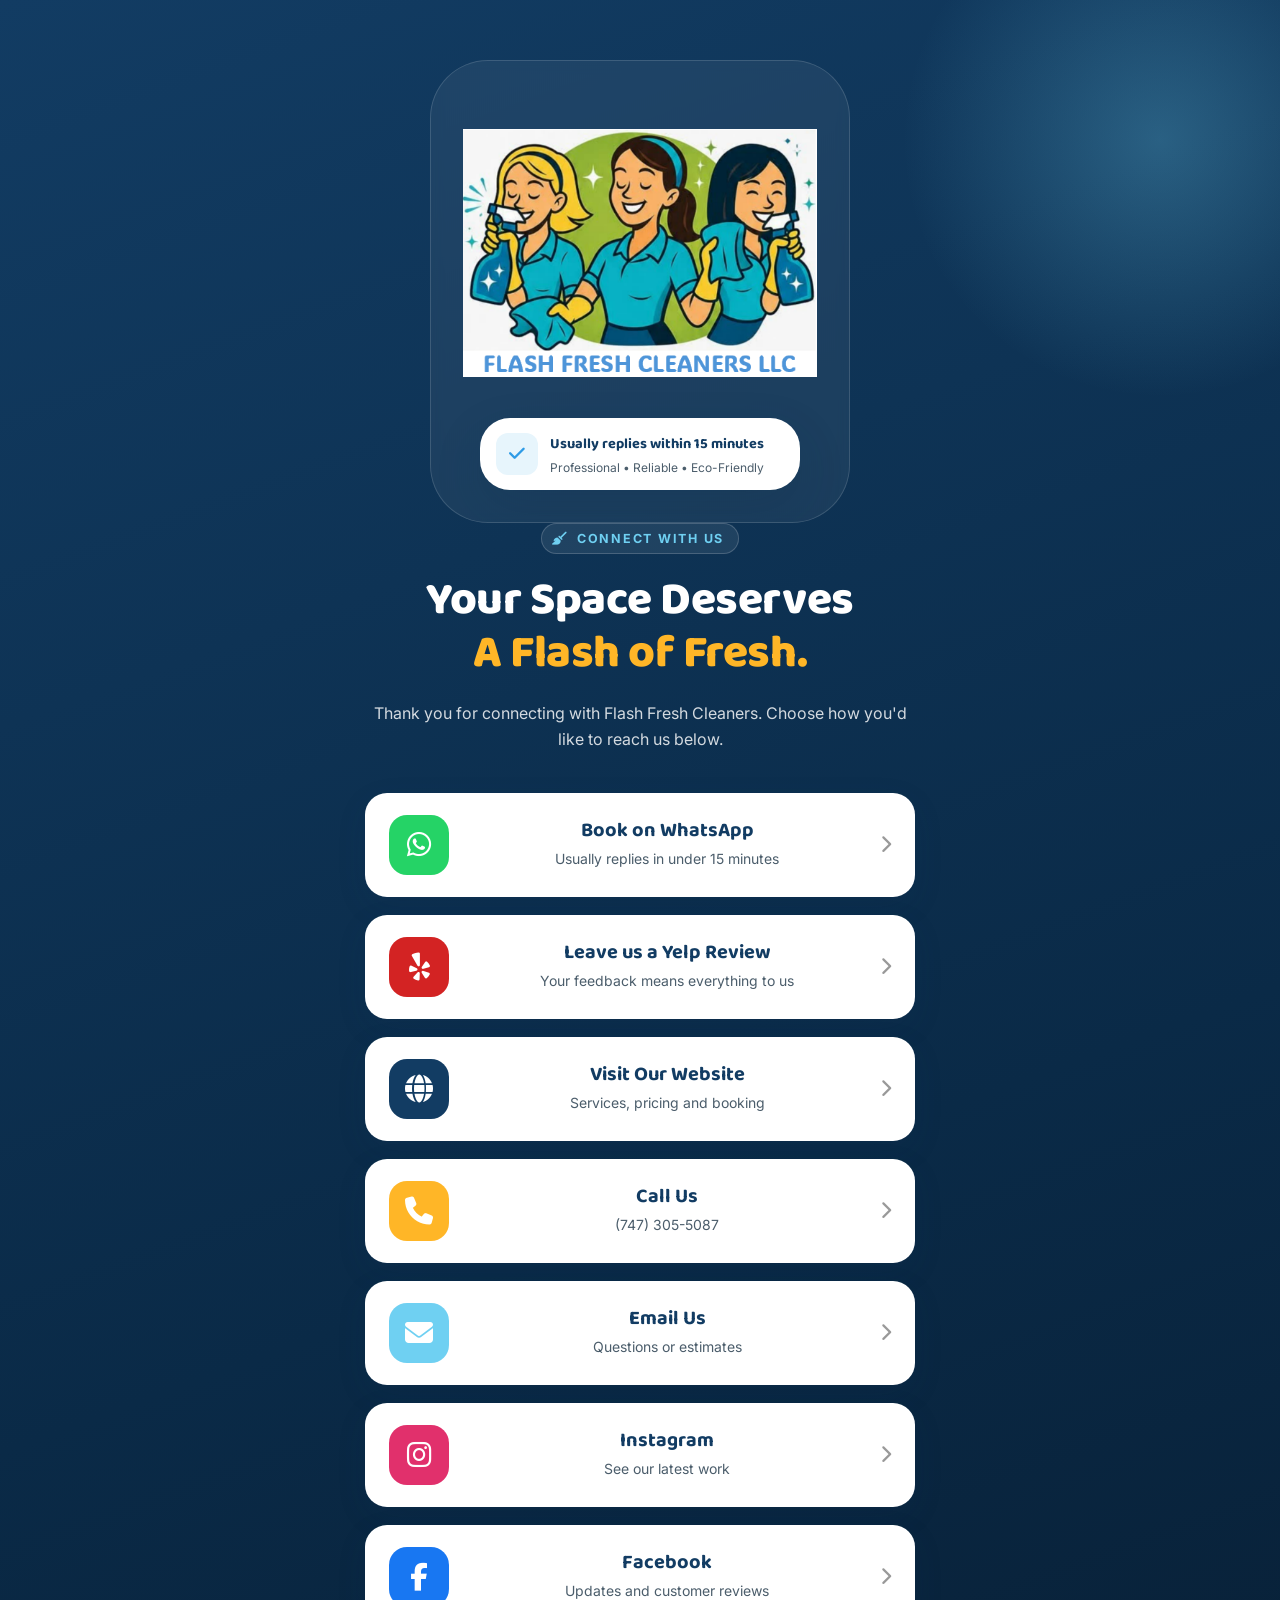
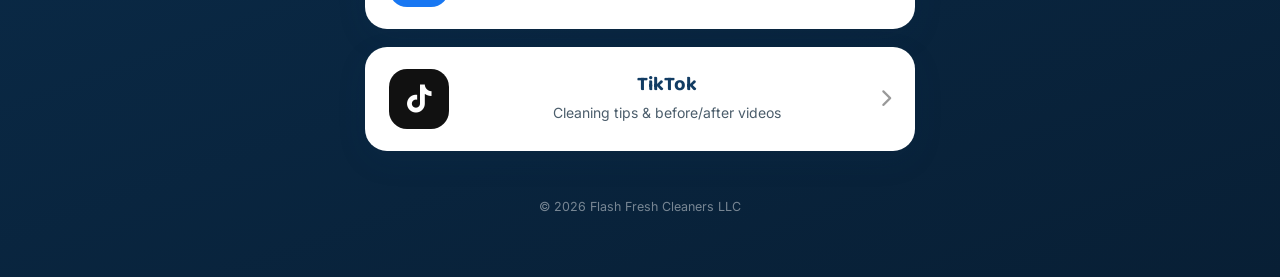
<file: links.html>
<!DOCTYPE html>
<html lang="en">

<head>

    <meta charset="UTF-8">
    <meta name="viewport" content="width=device-width, initial-scale=1.0">
    <meta name="theme-color" content="#123C63">

    <title>Flash Fresh Cleaners | Connect With Us</title>
    <meta name="description" content="Book a cleaning, leave a review, or follow Flash Fresh Cleaners LLC — all our links in one place.">

    <!-- Social share preview -->
    <meta property="og:title" content="Flash Fresh Cleaners | Connect With Us">
    <meta property="og:description" content="Book a cleaning, leave a review, or follow Flash Fresh Cleaners LLC — all our links in one place.">
    <meta property="og:image" content="images/logo_flashfreshcleaners.png">
    <meta property="og:type" content="website">

    <link rel="stylesheet" href="styles.css">

    <link rel="preconnect" href="https://fonts.googleapis.com">
    <link rel="preconnect" href="https://fonts.gstatic.com" crossorigin>

    <link
        href="https://fonts.googleapis.com/css2?family=Baloo+2:wght@700;800&family=Inter:wght@400;500;600;700&display=swap"
        rel="stylesheet">

    <link rel="stylesheet" href="https://cdnjs.cloudflare.com/ajax/libs/font-awesome/6.7.2/css/all.min.css">

    <link rel="icon" href="images/logo_flashfreshcleaners.png" type="image/png">

</head>

<body class="links-page">

    <main class="hero links-hero">

        <div class="wrap">

            <div class="links-container">

                <div class="hero-card">

                    <img src="images/logo_flashfreshcleaners.png" alt="Flash Fresh Cleaners Logo">

                    <div class="hero-badge">

                        <div class="ico">
                            <i class="fa-solid fa-check" aria-hidden="true"></i>
                        </div>

                        <div>

                            <strong>Usually replies within 15 minutes</strong>

                            <span>Professional • Reliable • Eco-Friendly</span>

                        </div>

                    </div>

                </div>

                <div class="links-copy">

                    <div class="eyebrow">

                        <i class="fa-solid fa-broom" aria-hidden="true"></i>

                        CONNECT WITH US

                    </div>

                    <h1>

                        Your Space Deserves<br>

                        <span class="accent">A Flash of Fresh.</span>

                    </h1>

                    <p class="lead">

                        Thank you for connecting with Flash Fresh Cleaners.

                        Choose how you'd like to reach us below.

                    </p>

                    <ul class="links-buttons">

                        <li>
                            <a class="link-card whatsapp" href="https://wa.me/17473055087" target="_blank" rel="noopener">

                                <div>
                                    <i class="fa-brands fa-whatsapp" aria-hidden="true"></i>
                                </div>

                                <div>
                                    <h3>Book on WhatsApp</h3>
                                    <p>Usually replies in under 15 minutes</p>
                                </div>

                                <span><i class="fa-solid fa-chevron-right" aria-hidden="true"></i></span>

                            </a>
                        </li>

                        <li>
                            <a class="link-card yelp" href="https://www.yelp.com" target="_blank" rel="noopener">

                                <div>
                                    <i class="fa-brands fa-yelp" aria-hidden="true"></i>
                                </div>

                                <div>
                                    <h3>Leave us a Yelp Review</h3>
                                    <p>Your feedback means everything to us</p>
                                </div>

                                <span><i class="fa-solid fa-chevron-right" aria-hidden="true"></i></span>

                            </a>
                        </li>

                        <li>
                            <a class="link-card website" href="index.html">

                                <div>
                                    <i class="fa-solid fa-globe" aria-hidden="true"></i>
                                </div>

                                <div>
                                    <h3>Visit Our Website</h3>
                                    <p>Services, pricing and booking</p>
                                </div>

                                <span><i class="fa-solid fa-chevron-right" aria-hidden="true"></i></span>

                            </a>
                        </li>

                        <li>
                            <a class="link-card phone" href="tel:+17473055087">

                                <div>
                                    <i class="fa-solid fa-phone" aria-hidden="true"></i>
                                </div>

                                <div>
                                    <h3>Call Us</h3>
                                    <p>(747) 305-5087</p>
                                </div>

                                <span><i class="fa-solid fa-chevron-right" aria-hidden="true"></i></span>

                            </a>
                        </li>

                        <li>
                            <a class="link-card email" href="mailto:flashfreshhousecleaning@gmail.com">

                                <div>
                                    <i class="fa-solid fa-envelope" aria-hidden="true"></i>
                                </div>

                                <div>
                                    <h3>Email Us</h3>
                                    <p>Questions or estimates</p>
                                </div>

                                <span><i class="fa-solid fa-chevron-right" aria-hidden="true"></i></span>

                            </a>
                        </li>

                        <li>
                            <a class="link-card instagram" href="https://www.instagram.com/flash_fresh_cleaners_"
                                target="_blank" rel="noopener">

                                <div>
                                    <i class="fa-brands fa-instagram" aria-hidden="true"></i>
                                </div>

                                <div>
                                    <h3>Instagram</h3>
                                    <p>See our latest work</p>
                                </div>

                                <span><i class="fa-solid fa-chevron-right" aria-hidden="true"></i></span>

                            </a>
                        </li>

                        <li>
                            <a class="link-card facebook"
                                href="https://www.facebook.com/people/Flash-fresh-cleaners-company/61579070356581/"
                                target="_blank" rel="noopener">

                                <div>
                                    <i class="fa-brands fa-facebook-f" aria-hidden="true"></i>
                                </div>

                                <div>
                                    <h3>Facebook</h3>
                                    <p>Updates and customer reviews</p>
                                </div>

                                <span><i class="fa-solid fa-chevron-right" aria-hidden="true"></i></span>

                            </a>
                        </li>

                        <li>
                            <a class="link-card tiktok"
                                href="https://www.tiktok.com/@flashfreshcleaner?_r=1&_t=ZP-98QbsErbtvD" target="_blank" rel="noopener">

                                <div>
                                    <i class="fa-brands fa-tiktok" aria-hidden="true"></i>
                                </div>

                                <div>
                                    <h3>TikTok</h3>
                                    <p>Cleaning tips &amp; before/after videos</p>
                                </div>

                                <span><i class="fa-solid fa-chevron-right" aria-hidden="true"></i></span>

                            </a>
                        </li>

                    </ul>

                    <p class="links-footer">© 2026 Flash Fresh Cleaners LLC</p>

                </div>

            </div>

        </div>

    </main>

</body>

</html>
</file>
<file: styles.css>
:root{
  --navy:#123C63;
  --navy-deep:#0A2A47;
  --blue:#2E9BE6;
  --blue-light:#6FD0F2;
  --foam:#F5FBFF;
  --mist:#E7F5FC;
  --ink:#152430;
  --ink-soft:#4B5D6B;
  --amber:#FFB627;
  --amber-deep:#F09A00;
  --white:#FFFFFF;
  --wa-green:#25D366;
  --radius:18px;
  --radius-sm:10px;
  --shadow:0 10px 30px rgba(18,60,99,0.10);
  --shadow-strong:0 18px 46px rgba(10,42,71,0.18);
  --max:1180px;
}

*{box-sizing:border-box;}
html{scroll-behavior:smooth;}
body{
  margin:0;
  font-family:'Inter',sans-serif;
  color:var(--ink);
  background:var(--foam);
  -webkit-font-smoothing:antialiased;
  overflow-x:hidden;
}
img{max-width:100%;display:block;}
a{text-decoration:none;color:inherit;}
ul{list-style:none;margin:0;padding:0;}
h1,h2,h3,h4{
  font-family:'Baloo 2',sans-serif;
  margin:0;
  color:var(--navy);
  line-height:1.15;
}
p{margin:0;line-height:1.65;color:var(--ink-soft);}
section{position:relative;}
.wrap{max-width:var(--max);margin:0 auto;padding:0 28px;}
.eyebrow{
  display:inline-flex;
  align-items:center;
  gap:8px;
  font-family:'Inter',sans-serif;
  font-weight:700;
  font-size:12.5px;
  letter-spacing:0.14em;
  text-transform:uppercase;
  color:var(--blue);
  background:var(--mist);
  border:1px solid rgba(46,155,230,0.25);
  padding:7px 14px 7px 10px;
  border-radius:999px;
}
.eyebrow svg{width:14px;height:14px;flex-shrink:0;}
.eyebrow i{font-size:13px;line-height:1;}

/* Accessibility: visible keyboard focus everywhere */
a:focus-visible,
.btn:focus-visible,
.link-card:focus-visible{
  outline:3px solid var(--amber);
  outline-offset:3px;
  border-radius:8px;
}

/* Respect reduced-motion preference */
@media (prefers-reduced-motion: reduce){
  *{
    animation-duration:0.01ms !important;
    animation-iteration-count:1 !important;
    transition-duration:0.01ms !important;
    scroll-behavior:auto !important;
  }
}

/* Buttons */
.btn{
  display:inline-flex;
  align-items:center;
  justify-content:center;
  gap:9px;
  font-family:'Inter',sans-serif;
  font-weight:700;
  font-size:15.5px;
  padding:15px 26px;
  border-radius:999px;
  cursor:pointer;
  border:2px solid transparent;
  transition:transform .18s ease, box-shadow .18s ease, background .18s ease, color .18s ease;
  white-space:nowrap;
}
.btn svg{width:19px;height:19px;flex-shrink:0;}
.btn:hover{transform:translateY(-2px);}
.btn-primary{
  background:var(--wa-green);
  color:#fff;
  box-shadow:0 12px 26px rgba(37,211,102,0.35);
}
.btn-primary:hover{box-shadow:0 16px 32px rgba(37,211,102,0.45);}
.btn-outline{
  background:transparent;
  border-color:rgba(255,255,255,0.55);
  color:#fff;
}
.btn-outline:hover{background:rgba(255,255,255,0.12);}
.btn-navy{
  background:var(--navy);
  color:#fff;
  box-shadow:0 12px 26px rgba(18,60,99,0.28);
}
.btn-navy:hover{background:var(--navy-deep);}
.btn-amber{
  background:var(--amber);
  color:var(--navy-deep);
  box-shadow:0 12px 26px rgba(255,182,39,0.35);
}
.btn-amber:hover{background:var(--amber-deep);}
.btn-yelp{
  background:#d32323;
  color:#fff;
}
.btn-yelp:hover{background:#b81d1d;}
.btn i{margin-right:8px;font-size:20px;}

/* Wave divider */
.wave-divider{display:block;width:100%;line-height:0;}
.wave-divider svg{width:100%;height:auto;display:block;}

/* Header */
header{
  position:sticky;top:0;z-index:100;
  background:rgba(245,251,255,0.9);
  backdrop-filter:blur(10px);
  border-bottom:1px solid rgba(18,60,99,0.08);
}
.nav{
  display:flex;align-items:center;justify-content:space-between;
  padding:14px 28px;max-width:var(--max);margin:0 auto;
}
.brand{display:flex;align-items:center;gap:10px;}
.brand img{height:46px;width:auto;}
.brand span{font-family:'Baloo 2',sans-serif;font-weight:800;font-size:18px;color:var(--navy);letter-spacing:0.01em;}
.nav-links{display:flex;align-items:center;gap:30px;}
.nav-links a{
  font-weight:600;font-size:14.5px;color:var(--navy);
  position:relative;padding:4px 0;
}
.nav-links a::after{
  content:"";position:absolute;left:0;bottom:-3px;width:0;height:2px;
  background:var(--blue);transition:width .2s ease;
}
.nav-links a:hover::after{width:100%;}
.nav-cta{display:flex;align-items:center;gap:14px;}
.nav-cta .btn{padding:11px 20px;font-size:14px;}
.burger{display:none;}
.burger-icon{display:none;}

@media (max-width:900px){
  .nav-links{
    position:fixed;inset:0 0 0 auto;top:0;
    width:min(78vw,320px);height:100vh;
    background:var(--navy);
    flex-direction:column;align-items:flex-start;
    padding:96px 32px 32px;gap:26px;
    transform:translateX(100%);
    transition:transform .32s ease;
    box-shadow:-20px 0 50px rgba(0,0,0,0.25);
  }
  .nav-links a{color:#fff;font-size:17px;}
  .nav-links a::after{background:var(--amber);}
  .burger:checked ~ .nav-links{transform:translateX(0);}
  .burger-icon{
    display:flex;flex-direction:column;justify-content:center;gap:5px;
    width:42px;height:42px;border-radius:12px;background:var(--navy);
    cursor:pointer;z-index:200;padding:0 10px;
  }
  .burger-icon span{width:100%;height:2.5px;background:#fff;border-radius:2px;transition:.25s;}
  .burger:checked ~ .burger-icon span:nth-child(1){transform:translateY(7.5px) rotate(45deg);}
  .burger:checked ~ .burger-icon span:nth-child(2){opacity:0;}
  .burger:checked ~ .burger-icon span:nth-child(3){transform:translateY(-7.5px) rotate(-45deg);}
  .nav-overlay{
    display:none;position:fixed;inset:0;background:rgba(10,42,71,0.45);z-index:90;
  }
  .burger:checked ~ .nav-overlay{display:block;}
  .nav-cta .btn-outline-navy{display:none;}
}
@media (min-width:901px){
  .burger, .burger-icon{display:none;}
}

/* Hero */
.hero{
  background:linear-gradient(160deg, var(--navy) 0%, var(--navy-deep) 62%, #081F35 100%);
  position:relative;overflow:hidden;
  padding:76px 0 0;
}
.hero::before{
  content:"";position:absolute;top:-120px;right:-140px;width:520px;height:520px;
  background:radial-gradient(circle, rgba(111,208,242,0.28) 0%, rgba(111,208,242,0) 70%);
  pointer-events:none;
}
.hero-flash{
  position:absolute;top:0;right:8%;width:340px;height:100%;
  background:linear-gradient(100deg, transparent 40%, rgba(255,255,255,0.06) 50%, transparent 60%);
  pointer-events:none;
}
.hero-grid{
  display:grid;grid-template-columns:1.05fr 0.95fr;gap:40px;align-items:center;
  position:relative;z-index:2;
}
.hero-copy .eyebrow{background:rgba(255,255,255,0.08);border-color:rgba(255,255,255,0.18);color:var(--blue-light);}
.hero-copy h1{
  color:#fff;font-size:clamp(34px,4.6vw,54px);font-weight:800;margin-top:18px;letter-spacing:-0.01em;
}
.hero-copy h1 .accent{color:var(--amber);}
.hero-copy p.lead{
  color:rgba(255,255,255,0.82);font-size:17.5px;max-width:480px;margin-top:18px;
}
.hero-actions{display:flex;flex-wrap:wrap;gap:14px;margin-top:30px;}
.hero-note{display:flex;align-items:center;gap:10px;margin-top:28px;color:rgba(255,255,255,0.65);font-size:13.5px;}
.hero-note svg{width:16px;height:16px;color:var(--amber);flex-shrink:0;}
.hero-stats{display:flex;gap:30px;margin-top:38px;flex-wrap:wrap;}
.hero-stats div strong{display:block;font-family:'Baloo 2',sans-serif;font-size:26px;color:#fff;}
.hero-stats div span{font-size:12.5px;color:rgba(255,255,255,0.6);letter-spacing:.03em;text-transform:uppercase;}

.hero-art{position:relative;z-index:2;display:flex;align-items:center;justify-content:center;padding:50px 0 60px;}
.hero-card{
    background: rgba(255,255,255,.06);
    border:1px solid rgba(255,255,255,.14);
    border-radius:58px;
    backdrop-filter:blur(6px);

    max-width:420px;
    width:100%;

    padding:32px;

    display:flex;
    flex-direction:column;
    align-items:center;
    gap:5px;

    overflow:hidden;
}

.image-wrapper{
    border-radius:30px;
    overflow:hidden;
    width:100%;
}

.image-wrapper img{
    display:block;
    width:100%;
}

.hero-card img{
    width:100%;
    height:320px;
    object-fit:contain;
    border-radius:28px;
}

.hero-badge{
    width:100%;
    max-width:320px;

    display:flex;
    align-items:center;
    gap:12px;

    background:#fff;
    border-radius:30px;
    padding:14px 16px;

    box-shadow:var(--shadow-strong);

    margin:0;
}
.hero-badge .ico{
  width:42px;height:42px;border-radius:12px;background:var(--mist);
  display:flex;align-items:center;justify-content:center;flex-shrink:0;
}
.hero-badge .ico svg{width:22px;height:22px;color:var(--blue);}
.hero-badge .ico i{font-size:18px;color:var(--blue);}
.hero-badge strong{display:block;font-family:'Baloo 2';font-size:14.5px;color:var(--navy);}
.hero-badge span{font-size:12px;color:var(--ink-soft);}

@media (max-width:900px){
  .hero-grid{grid-template-columns:1fr;text-align:left;}
  .hero-art{padding-bottom:70px;order:-1;}
  .hero{padding-top:50px;}
}

/* Section heading */
.section-head{max-width:640px;margin:0 auto 46px;text-align:center;}
.section-head .eyebrow{margin-bottom:16px;}
.section-head h2{font-size:clamp(28px,3.4vw,38px);font-weight:800;}
.section-head p{margin-top:14px;font-size:16px;}
.section-pad{padding:86px 0;}

/* Services */
.services{background:var(--foam);}
.svc-grid{
  display:grid;grid-template-columns:repeat(4,1fr);gap:22px;
}
.svc-card{
  background:#fff;border-radius:var(--radius);overflow:hidden;
  border:1px solid rgba(18,60,99,0.07);
  box-shadow:var(--shadow);
  transition:transform .22s ease, box-shadow .22s ease, border-color .22s ease;
}
.svc-card:hover{transform:translateY(-6px);box-shadow:var(--shadow-strong);border-color:rgba(46,155,230,0.25);}
.svc-img{width:100%;height:160px;object-fit:cover;display:block;}
.svc-body{padding:22px 24px 28px;}
.svc-card .ico{
  width:52px;height:52px;border-radius:14px;
  background:linear-gradient(140deg, var(--blue) 0%, var(--navy) 100%);
  display:flex;align-items:center;justify-content:center;margin-bottom:18px;
  margin-top:-44px;position:relative;z-index:1;
  border:3px solid #fff;box-shadow:var(--shadow);
}
.svc-card.featured .ico{background:linear-gradient(140deg, var(--amber) 0%, var(--amber-deep) 100%);}
.svc-card .ico svg{width:26px;height:26px;color:#fff;}
.svc-card .ico i{font-size:22px;color:#fff;}
.svc-card h3{font-size:18px;margin-bottom:8px;}
.svc-card p{font-size:14.5px;}
.svc-card .tag{
  display:inline-block;margin-top:14px;font-size:11.5px;font-weight:700;letter-spacing:.06em;
  text-transform:uppercase;color:var(--amber-deep);background:rgba(255,182,39,0.14);
  padding:4px 10px;border-radius:999px;
}

@media (max-width:1024px){.svc-grid{grid-template-columns:repeat(2,1fr);}}
@media (max-width:560px){.svc-grid{grid-template-columns:1fr;} .section-pad{padding:60px 0;}}

/* Why us */
.why-us{background:var(--mist);}
.why-grid{display:grid;grid-template-columns:0.9fr 1.1fr;gap:56px;align-items:center;}
.why-copy .section-head{text-align:left;margin:0 0 26px;}
.why-list{display:flex;flex-direction:column;gap:20px;}
.why-item{display:flex;gap:16px;align-items:flex-start;}
.why-item .ico{
  width:44px;height:44px;border-radius:12px;background:#fff;flex-shrink:0;
  display:flex;align-items:center;justify-content:center;box-shadow:var(--shadow);
}
.why-item .ico svg{width:22px;height:22px;color:var(--blue);}
.why-item .ico i{font-size:18px;color:var(--blue);}
.why-item h4{font-size:16px;margin-bottom:4px;}
.why-item p{font-size:14.5px;}

.why-panel{
  background:linear-gradient(155deg, var(--navy) 0%, var(--navy-deep) 100%);
  border-radius:26px;padding:40px;color:#fff;position:relative;overflow:hidden;
}
.why-panel::before{
  content:"";position:absolute;bottom:-80px;left:-80px;width:260px;height:260px;
  background:radial-gradient(circle, rgba(111,208,242,0.22) 0%, transparent 70%);
}
.why-photo{
  width:100%;height:170px;object-fit:cover;border-radius:16px;
  margin-bottom:24px;position:relative;display:block;
  border:1px solid rgba(255,255,255,0.18);
}
.why-panel h3{color:#fff;font-size:22px;margin-bottom:22px;position:relative;}
.why-stats-grid{display:grid;grid-template-columns:1fr 1fr;gap:22px;position:relative;}
.why-stats-grid div{background:rgba(255,255,255,0.07);border:1px solid rgba(255,255,255,0.14);border-radius:16px;padding:20px;}
.why-stats-grid strong{display:block;font-family:'Baloo 2';font-size:28px;color:var(--amber);}
.why-stats-grid span{font-size:12.5px;color:rgba(255,255,255,0.72);}

@media (max-width:900px){
  .why-grid{grid-template-columns:1fr;}
  .why-copy .section-head{text-align:left;}
}

/* How it works */
.how{
  background:
    linear-gradient(180deg, rgba(245,251,255,0.95) 0%, rgba(245,251,255,0.95) 100%),
    url('https://picsum.photos/seed/flashfresh-howitworks/1600/900') center/cover no-repeat;
}
.how-grid{display:grid;grid-template-columns:repeat(3,1fr);gap:30px;position:relative;}
.how-grid::before{
  content:"";position:absolute;top:34px;left:14%;right:14%;height:2px;
  background:repeating-linear-gradient(90deg, rgba(46,155,230,0.35) 0 10px, transparent 10px 20px);
  z-index:0;
}
.how-step{position:relative;z-index:1;text-align:center;padding:0 14px;}
.how-num{
  width:68px;height:68px;border-radius:50%;margin:0 auto 22px;
  background:#fff;border:2px solid var(--blue);color:var(--blue);
  display:flex;align-items:center;justify-content:center;
  font-family:'Baloo 2';font-weight:800;font-size:24px;
  box-shadow:var(--shadow);
}
.how-step:nth-child(2) .how-num{border-color:var(--amber);color:var(--amber-deep);}
.how-step:nth-child(3) .how-num{border-color:var(--navy);color:var(--navy);}
.how-step h3{font-size:18px;margin-bottom:8px;}
.how-step p{font-size:14.5px;max-width:260px;margin:0 auto;}

@media (max-width:800px){
  .how-grid{grid-template-columns:1fr;gap:44px;}
  .how-grid::before{display:none;}
}

/* Reviews */
.reviews{background:var(--mist);}
.rev-grid{display:grid;grid-template-columns:repeat(3,1fr);gap:24px;}
.rev-card{
  background:#fff;border-radius:var(--radius);padding:28px;
  box-shadow:var(--shadow);border:1px solid rgba(18,60,99,0.06);
  display:flex;flex-direction:column;gap:16px;
}
.rev-stars{display:flex;gap:3px;}
.rev-stars svg{width:16px;height:16px;color:var(--amber);}
.rev-card p{font-size:15px;color:var(--ink);}
.rev-who{display:flex;align-items:center;gap:12px;margin-top:auto;}
.rev-avatar{
  width:40px;height:40px;border-radius:50%;overflow:hidden;flex-shrink:0;
  box-shadow:0 0 0 2px rgba(18,60,99,0.08);
}
.rev-avatar img{width:100%;height:100%;object-fit:cover;display:block;}
.rev-who strong{display:block;font-size:14px;color:var(--navy);}
.rev-who span{font-size:12px;color:var(--ink-soft);}

@media (max-width:900px){.rev-grid{grid-template-columns:1fr;}}

/* Contact CTA */
.cta{
  background:
    linear-gradient(150deg, rgba(18,60,99,0.93) 0%, rgba(10,42,71,0.95) 70%, rgba(8,31,53,0.97) 100%),
    url('https://plus.unsplash.com/premium_photo-1679920025550-75324e59680f?q=80&w=1169&auto=format&fit=crop&ixlib=rb-4.1.0&ixid=M3wxMjA3fDB8MHxwaG90by1wYWdlfHx8fGVufDB8fHx8fA%3D%3D') center/cover no-repeat;
  position:relative;overflow:hidden;padding:80px 0;
}
.cta::before{
  content:"";position:absolute;top:-100px;left:-100px;width:420px;height:420px;
  background:radial-gradient(circle, rgba(111,208,242,0.22) 0%, transparent 70%);
}
.cta::after{
  content:"";position:absolute;bottom:-120px;right:-80px;width:380px;height:380px;
  background:radial-gradient(circle, rgba(255,182,39,0.16) 0%, transparent 70%);
}
.cta-inner{position:relative;z-index:2;text-align:center;max-width:640px;margin:0 auto;}
.cta-inner .eyebrow{background:rgba(255,255,255,0.08);border-color:rgba(255,255,255,0.2);color:var(--blue-light);}
.cta-inner h2{color:#fff;font-size:clamp(28px,4vw,40px);margin-top:18px;}
.cta-inner p{color:rgba(255,255,255,0.78);margin-top:14px;font-size:16.5px;}
.cta-actions{display:flex;flex-wrap:wrap;gap:14px;justify-content:center;margin-top:32px;}
.cta-phone{
  display:inline-flex;align-items:center;gap:10px;margin-top:26px;
  color:rgba(255,255,255,0.75);font-size:14.5px;font-weight:600;
}
.cta-phone svg{width:17px;height:17px;color:var(--amber);}

/* Footer */
footer{background:#081F35;padding:56px 0 26px;color:rgba(255,255,255,0.65);}
.foot-grid{display:grid;grid-template-columns:1.4fr 1fr 1fr 1.2fr;gap:40px;}
.foot-brand{display:flex;align-items:center;gap:10px;margin-bottom:14px;}
.foot-brand img{height:40px;width:auto;}
.foot-brand span{font-family:'Baloo 2';font-weight:800;font-size:16.5px;color:#fff;}
.foot-col h5{color:#fff;font-family:'Inter';font-size:13.5px;letter-spacing:.06em;text-transform:uppercase;margin-bottom:16px;}
.foot-col ul{display:flex;flex-direction:column;gap:11px;}
.foot-col a{font-size:14.5px;transition:color .2s;}
.foot-col a:hover{color:var(--blue-light);}
.foot-desc{font-size:14px;max-width:280px;line-height:1.6;}
.foot-social{display:flex;gap:12px;margin-top:18px;}
.foot-social a{
  width:38px;height:38px;border-radius:10px;background:rgba(255,255,255,0.07);
  display:flex;align-items:center;justify-content:center;border:1px solid rgba(255,255,255,0.12);
  transition:background .2s;
}
.foot-social a:hover{background:var(--blue);}
.foot-social svg{width:18px;height:18px;color:#fff;}
.foot-contact-item{display:flex;align-items:center;gap:10px;font-size:14.5px;}
.foot-contact-item svg{width:16px;height:16px;color:var(--amber);flex-shrink:0;}
.foot-bottom{
  margin-top:44px;padding-top:24px;border-top:1px solid rgba(255,255,255,0.1);
  display:flex;justify-content:space-between;align-items:center;flex-wrap:wrap;gap:12px;
  font-size:13px;
}


.footer-info{
    display:grid;
    grid-template-columns:repeat(2,1fr);
    gap:80px;

    padding-bottom:55px;
    margin-bottom:55px;

    border-bottom:1px solid rgba(255,255,255,.1);
}

.footer-info-box h4{
    color:#fff;
    font-family:'Baloo 2';
    font-size:2rem;
    margin-bottom:32px;
}

.footer-info-box p{
    color:rgba(255,255,255,.75);
    line-height:1.9;
    font-size:16px;
    margin-bottom:8px;
}

.footer-divider{
    width:70px;
    height:2px;
    background:rgba(255,255,255,.35);
    margin:28px 0;
}

.footer-info-box a{
    display:block;
    color:#fff;
    text-decoration:none;
    margin-bottom:14px;
    transition:.25s;
}

.footer-info-box a:hover{
    color:var(--blue-light);
}

.footer-social-large{
    display:flex;
    gap:18px;
    margin-top:35px;
}

.footer-social-large a{
    width:48px;
    height:48px;

    display:flex;
    justify-content:center;
    align-items:center;

    border-radius:12px;

    background:rgba(255,255,255,.08);

    font-size:22px;

    transition:.25s;
}

.footer-social-large a:hover{
    background:var(--blue);
    transform:translateY(-3px);
}

@media (max-width:768px){

    .footer-info{
        grid-template-columns:1fr;
        gap:50px;
    }

}

@media (max-width:900px){
  .foot-grid{grid-template-columns:1fr 1fr;}
}
@media (max-width:560px){
  .foot-grid{grid-template-columns:1fr;gap:32px;}
  .foot-bottom{flex-direction:column;text-align:center;}
}




/* =======================
   LINKS PAGE
======================= */

.links-page{
    background:linear-gradient(160deg,var(--navy),#081F35);
    min-height:100vh;
}

.links-hero{
    min-height:100vh;
    padding:60px 0;
    display:flex;
    align-items:center;
}

.links-container{
    max-width:700px;
    margin:auto;
    width:100%;

    display:flex;
    flex-direction:column;
    align-items:center;
}

.links-copy{
    width:100%;
    text-align:center;
}

/* Fixes: the links page reuses hero copy patterns under its own
   class name, so it needs its own color/contrast rules — without
   these, the heading renders navy-on-navy and disappears. */
.links-copy .eyebrow{
  background:rgba(255,255,255,0.08);
  border-color:rgba(255,255,255,0.18);
  color:var(--blue-light);
}
.links-copy h1{
  color:#fff;
  font-size:clamp(30px,4.4vw,46px);
  font-weight:800;
  margin-top:20px;
  letter-spacing:-0.01em;
}
.links-copy h1 .accent{color:var(--amber);}

.links-copy .lead{
    color:rgba(255,255,255,.82);
    max-width:550px;
    margin:20px auto 40px;
}

.links-handle{
  display:inline-flex;
  align-items:center;
  gap:7px;
  color:rgba(255,255,255,0.55);
  font-size:13.5px;
  font-weight:600;
  letter-spacing:0.02em;
  margin-top:16px;
}
.links-handle i{color:var(--blue-light);font-size:12px;}

.links-buttons{
    display:flex;
    flex-direction:column;
    gap:18px;
}

.link-card{
    background:white;
    border-radius:22px;
    padding:22px 24px;
    display:grid;
    grid-template-columns:65px 1fr auto;
    align-items:center;
    gap:18px;
    text-decoration:none;
    transition:transform .25s ease, box-shadow .25s ease;
    box-shadow:var(--shadow);
}

.link-card:hover{
    transform:translateY(-5px);
    box-shadow:var(--shadow-strong);
}

.link-card>div:first-child{
    width:60px;
    height:60px;
    border-radius:18px;
    display:flex;
    justify-content:center;
    align-items:center;
    color:white;
    font-size:28px;
    flex-shrink:0;
}

.link-card h3{
    margin:0;
    font-size:20px;
    color:var(--navy);
}

.link-card p{
    margin-top:5px;
    font-size:14px;
}

.link-card span{
    color:#999;
    font-size:18px;
}

.whatsapp>div:first-child{background:#25D366;}
.yelp>div:first-child{background:#D32323;}
.website>div:first-child{background:var(--navy);}
.phone>div:first-child{background:var(--amber);}
.email>div:first-child{background:#6FD0F2;}
.instagram>div:first-child{background:#E1306C;}
.facebook>div:first-child{background:#1877F2;}
.tiktok>div:first-child{background:#111;}

.links-footer{
  margin-top:46px;
  text-align:center;
  color:rgba(255,255,255,0.45);
  font-size:12.5px;
}

@media(max-width:650px){
  .link-card{grid-template-columns:55px 1fr;}
  .link-card span{display:none;}
  .link-card>div:first-child{width:50px;height:50px;font-size:22px;}
  .link-card h3{font-size:18px;}
}
</file>
